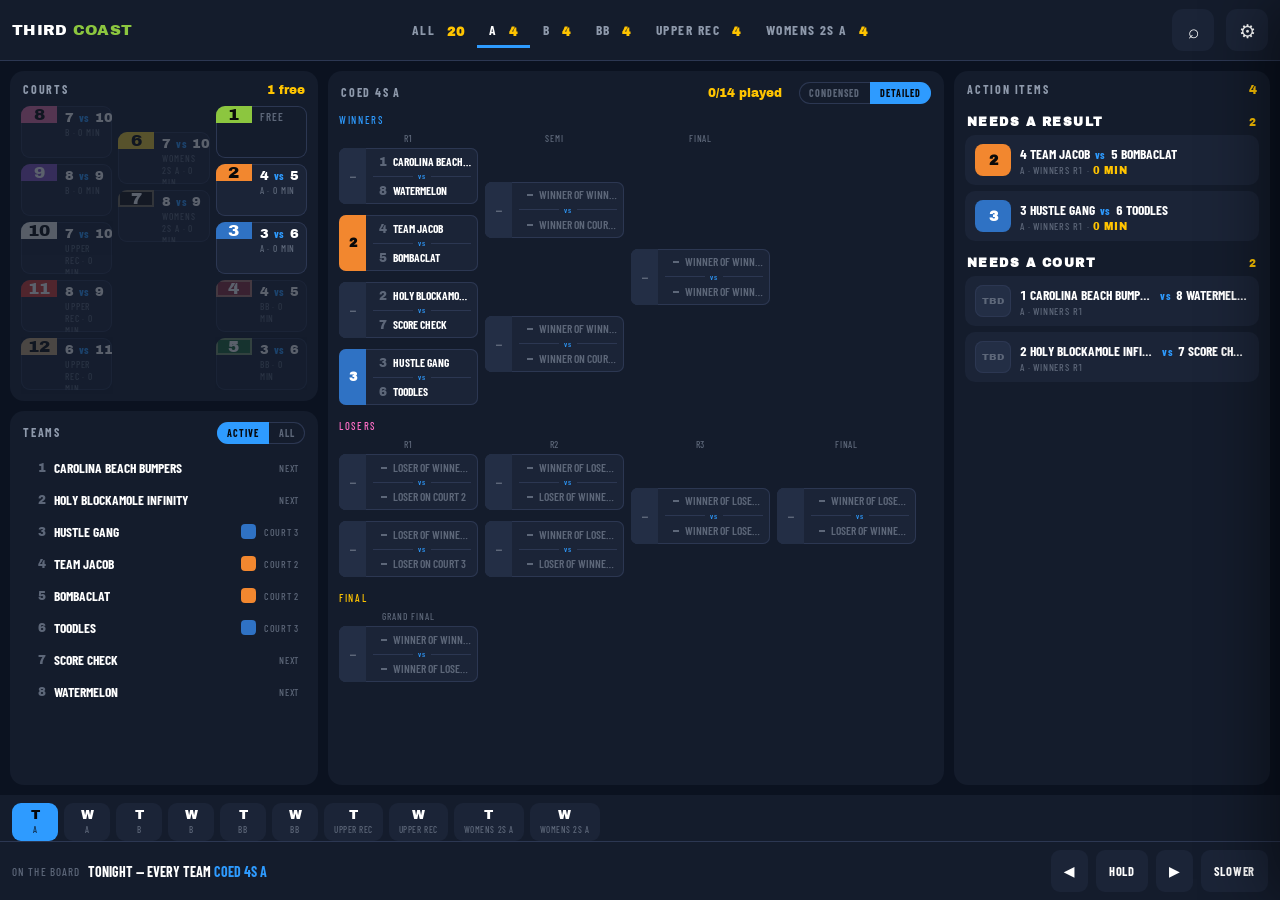
<file: index.html>
<!doctype html>
<html lang="en">
<head>
<meta charset="utf-8">
<title>Third Coast — playoff night</title>
<meta name="viewport" content="width=device-width, initial-scale=1">
<!--
  THE HOSTED DEMO. One page, one thing on it, chosen by the URL it was
  opened at:

    .../controller/   the iPad controller  (control2.html)
    .../screens/      the TV board         (board.html)

  There is no chrome and no toggle. Two links handed over with a sentence
  each explain themselves; a segmented control on top of an app that is
  itself full of controls does not.

  There is no server either. cmd/wasmdemo is the real Go server compiled
  to WebAssembly; this page owns that instance, seeds it into "the start
  of playoff night" from data/demo-seed.json, and answers the /api/ calls
  the framed page makes (prototype/api-shim.js forwards them here). A
  result reported in the controller runs the same domain.Replay that runs
  at the venue.

  ONE TOURNAMENT ACROSS BOTH TABS. Splitting one page into two URLs
  would otherwise have given each its own engine and its own event log,
  so a winner reported in the controller moved nothing on the board.
  They are linked over BroadcastChannel instead: the controller owns the
  engine, the screens tab asks it for every /api/ call, and the board
  picks up a result on its next poll. Open them in either order -- a
  screens tab that starts alone runs its own night and hands over the
  moment a controller appears.

  Reloading the controller is how you start over -- the log is in memory,
  so a refresh deals a fresh night. That is also why nobody can spoil the
  demo for anybody else: the channel is scoped to one browser.

  WHAT THIS IS NOT: a venue deployment. No durability, no authentication.
  A real tournament runs the native binary on the box's own LAN. See
  cmd/wasmdemo/main_js.go.

  Serve it over HTTP (wasm will not instantiate from file://):
    prototype/tools/build-demo.sh --serve
-->
<style>
:root{
  --ground:#0B1220; --panel:#141C2C; --line:#2C3752;
  --ink:#FFFFFF; --dim:#8E99AB; --faint:#5D6779; --live-txt:#FF6EC7;
}
*{margin:0;padding:0;box-sizing:border-box}
html,body{width:100%;height:100%;overflow:hidden;background:var(--ground)}
body{
  font-family:"Barlow Condensed","Arial Narrow",sans-serif;color:var(--ink);
  /* 100% is the fallback on the line above. It has to be dvh here for
     the same reason control2.html already uses dvh for its own body:
     on iOS Safari the 100% viewport includes the strip behind the URL
     bar, so a frame sized to it hangs below what is actually visible
     and its last rows cannot be reached. This wrapper sizes the frame,
     so the wrapper getting this wrong was enough to clip an app that
     had already got it right. */
  height:100dvh;
}

#pane{
  position:fixed;left:0;top:0;width:100%;
  height:100%; height:100dvh;
  display:flex;align-items:center;justify-content:center;
}
#pane iframe{border:0;display:block;width:100%;height:100%}

/* The board screens are built for a 16:9 TV and letterbox themselves into
   anything else. Centring a 16:9 frame makes the leftover space read as
   deliberate matting around a television, which is what it is. The
   controller takes the whole window -- it is responsive on its own, and
   every pixel of width above 1024 goes into its bracket column. */
body[data-mode="board"] #pane iframe{
  width:100%;height:auto;max-width:100%;max-height:100%;aspect-ratio:16/9;
}

#boot{
  position:fixed;inset:0;z-index:20;display:flex;align-items:center;justify-content:center;
  flex-direction:column;gap:14px;background:var(--ground);text-align:center;padding:24px;
}
#boot.done{display:none}
#boot .big{
  font-family:"Archivo Black",sans-serif;font-size:clamp(20px,3.4vw,34px);
  text-transform:uppercase;letter-spacing:.04em;
}
#boot .sub{font-size:clamp(14px,1.6vw,18px);color:var(--dim);letter-spacing:.04em;max-width:52ch}
#boot .sub code{font-family:ui-monospace,monospace;font-size:.92em;color:var(--faint)}
#boot .err{color:var(--live-txt)}
.dots::after{display:inline-block;width:1.2em;text-align:left;animation:dots 1.2s steps(4,end) infinite;content:""}
@keyframes dots{0%{content:""}25%{content:"."}50%{content:".."}75%{content:"..."}}
</style>
</head>
<body>

<div id="pane"></div>

<div id="boot">
  <div class="big">Starting tonight's tournament<span class="dots"></span></div>
  <div class="sub" id="bootmsg">Loading the server into your browser &mdash; about 3&nbsp;MB, once.</div>
</div>

<script src="wasm_exec.js"></script>
<script>
/* ── which of the two this page is ─────────────────────────────────
   The path decides, so the links are clean enough to text to someone.
   The build publishes this same file at /controller/ and /screens/ with
   a <base href="../"> so every relative asset still resolves to the
   site root -- <base> changes URL resolution, never location, so the
   pathname read here is the real one. ?panes= is still honoured for
   any link that already exists. */
const MODE = (function () {
  const p = location.pathname.replace(/\/+$/, "");
  if (/\/screens$/i.test(p)) return "board";
  if (/\/controller$/i.test(p)) return "control";
  const q = new URLSearchParams(location.search).get("panes");
  return q === "board" ? "board" : "control";
})();

const PAGE = {
  control: {src: "control2.html", title: "Third Coast — controller"},
  board:   {src: "board.html",    title: "Third Coast — screens"},
}[MODE];

document.body.dataset.mode = MODE;
document.title = PAGE.title;

/* ── one tournament across two tabs ────────────────────────────────
   The controller and the screens are separate URLs, so each would
   otherwise boot its own WebAssembly server and its own event log --
   two independent nights in one browser, where reporting a winner in
   one tab did nothing visible in the other. That is the opposite of
   what this system is for, so the tabs are linked.

   BroadcastChannel is same-origin and needs no server, which is the
   whole point on a static host.

   THE CONTROLLER IS ALWAYS THE HOST. It owns the wasm instance, and the
   screens tab asks it for every /api/ call instead of running a second
   engine. That direction is deliberate rather than first-come: the
   controller is where mutations originate, so it is the tab whose
   closing SHOULD end the night, and the one a viewer is least likely to
   close by accident.

   The screens tab still works alone. If no controller answers, it boots
   its own server and seeds itself exactly as before -- so the screens
   link handed over on its own is not a broken page. It keeps listening,
   and if a controller appears later it hands over: drops its own engine
   and reloads its frame against the host's state. Opening the two links
   in either order therefore converges on the same place. */
var CH = null;
try { CH = new BroadcastChannel("thirdcoast-demo-v1"); } catch (e) { /* no channel: each tab stands alone */ }
var ME = Math.random().toString(36).slice(2);
var ROLE = null;            // "host" once our wasm is serving, "client" once proxying
var reqSeq = 0;
var waiting = new Map();    // id -> {resolve, timer}

function chSend(msg) { if (CH) { msg.from = ME; CH.postMessage(msg); } }

/* A host answers for as long as it is the page that booted the engine. */
function becomeHost() {
  ROLE = "host";
  chSend({t: "host-hello"});
}

if (CH) CH.onmessage = function (ev) {
  var d = ev.data || {};
  if (d.from === ME) return;

  if (d.t === "who-is-host" && ROLE === "host") { chSend({t: "host-hello"}); return; }

  /* A controller announcing itself while we are running our own engine:
     hand over rather than keep a second, diverging night alive. */
  if (d.t === "host-hello" && MODE === "board" && ROLE === "host") { handOverToHost(); return; }
  if (d.t === "host-hello") { sawHost = true; return; }

  if (d.t === "req" && ROLE === "host") {
    var out;
    try { out = window.tcAPI(d.method, d.path, d.body || ""); }
    catch (e) { out = {status: 500, body: JSON.stringify({error: String(e)})}; }
    chSend({t: "res", id: d.id, to: d.from, status: out.status, body: out.body});
    return;
  }

  if (d.t === "res" && d.to === ME) {
    var w = waiting.get(d.id);
    if (!w) return;
    waiting.delete(d.id);
    clearTimeout(w.timer);
    w.resolve({status: d.status, body: d.body});
    return;
  }

  /* The host is going away. Whoever is left starts a night of its own
     rather than sitting there answering nothing. */
  if (d.t === "host-bye" && ROLE === "client") { location.reload(); }
};

var sawHost = false;
function findHost(ms) {
  if (!CH) return Promise.resolve(false);
  sawHost = false;
  chSend({t: "who-is-host"});
  return new Promise(function (r) { setTimeout(function () { r(sawHost); }, ms); });
}

addEventListener("pagehide", function () { if (ROLE === "host") chSend({t: "host-bye"}); });

/* ── serving one /api/ call, whoever owns the engine ───────────────
   Always a promise: api-shim.js has always awaited its reply, so the
   framed pages cannot tell the difference between an answer from this
   tab's own wasm and one fetched from the controller's. */
function serve(method, path, body) {
  if (ROLE === "host") {
    try { return Promise.resolve(window.tcAPI(method, path, body || "")); }
    catch (e) { return Promise.resolve({status: 500, body: JSON.stringify({error: String(e)})}); }
  }
  if (!CH) return Promise.resolve({status: 503, body: '{"error":"no engine"}'});
  var id = ++reqSeq;
  return new Promise(function (resolve) {
    /* If the controller tab has gone without a host-bye -- closed by the
       OS, crashed, put to sleep -- a request simply never comes back.
       Answering 503 lets the framed page's own retry keep the board on
       screen rather than hanging forever on a dead promise. */
    var timer = setTimeout(function () {
      waiting.delete(id);
      resolve({status: 503, body: '{"error":"the controller tab is not answering"}'});
    }, 4000);
    waiting.set(id, {resolve: resolve, timer: timer});
    chSend({t: "req", id: id, method: method, path: path, body: body || ""});
  });
}

/* ── the bridge api-shim.js talks to ───────────────────────────────
   Installed BEFORE the iframe exists, so the framed page can never poll
   /api/ before there is something to answer. The shim in each frame
   looks for exactly this property on window.top and stays completely
   inert if it is missing -- which is what keeps control2.html unchanged
   when it is served from the real box at a real tournament. */
window.tcAPIBridge = true;

window.addEventListener("message", function (ev) {
  if (ev.origin !== window.location.origin) return;
  var d = ev.data;
  if (!d || d.tcRequest !== true) return;
  var src = ev.source;
  serve(d.method, d.path, d.body).then(function (out) {
    src.postMessage(
      {tcReply: true, id: d.id, status: out.status, body: out.body},
      window.location.origin
    );
  });
});

/* Seeding runs only in the tab that owns the engine, so it can stay
   synchronous against its own wasm. */
function api(method, path, body) {
  var r = window.tcAPI(method, path, body || "");
  if (r.status >= 400) throw new Error(method + " " + path + " -> " + r.status + " " + r.body.slice(0, 200));
  return r.body ? JSON.parse(r.body) : null;
}

var bootEl = document.getElementById("boot");
var bootMsg = document.getElementById("bootmsg");
function bootFail(what, detail) {
  bootEl.classList.remove("done");
  var big = bootEl.querySelector(".big");
  big.textContent = "Could not start the demo";
  big.classList.add("err");
  bootMsg.innerHTML = what + (detail ? "<br><br><code>" + String(detail).replace(/[<&]/g, "") + "</code>" : "");
}

async function seed() {
  var seedDef = await (await fetch("data/demo-seed.json", {cache: "no-store"})).json();
  var config  = await (await fetch(seedDef.config,        {cache: "no-store"})).text();
  api("POST", "/api/config", config);
  /* Courts are assigned one at a time through the real endpoint rather
     than written into the log directly -- the demo's starting state is
     therefore reachable by exactly the actions a coordinator would take,
     and any rule that would reject one of them rejects it here too. */
  for (var i = 0; i < seedDef.assign.length; i++) {
    api("POST", "/api/assign", JSON.stringify(seedDef.assign[i]));
  }
}

function mountFrame() {
  var f = document.createElement("iframe");
  f.title = MODE === "board" ? "screens" : "controller";
  f.src = PAGE.src;
  document.getElementById("pane").replaceChildren(f);
}

async function startWasm() {
  var go = new Go();
  var res = await WebAssembly.instantiateStreaming(fetch("demo.wasm"), go.importObject);
  go.run(res.instance);                       // blocks in Go; deliberately not awaited
  /* main() sets tcReady once tcAPI is installed. */
  for (var i = 0; i < 200 && !window.tcReady; i++) {
    await new Promise(function (r) { setTimeout(r, 25); });
  }
  if (window.tcBootError) throw new Error(window.tcBootError);
  if (!window.tcReady) throw new Error("the wasm server never signalled ready");
}

/* Handing over: this screens tab was running its own night, and a
   controller has just come up. Drop ours and re-mount the frame so the
   board reads the controller's state instead. The wasm instance we
   started is left where it is -- there is no way to unload one, and it
   simply stops being asked anything. */
function handOverToHost() {
  ROLE = "client";
  bootEl.classList.remove("done");
  bootMsg.textContent = "Connecting to the controller…";
  setTimeout(function () {
    mountFrame();
    bootEl.classList.add("done");
  }, 300);
}

(async function boot() {
  try {
    /* The screens tab prefers a controller's engine to its own. Half a
       second is long enough for a tab that is already up to answer, and
       short enough not to read as a slow page when nothing does. */
    if (MODE === "board" && await findHost(500)) {
      ROLE = "client";
      bootMsg.textContent = "Connecting to the controller…";
      mountFrame();
      bootEl.classList.add("done");
      return;
    }

    await startWasm();
    bootMsg.textContent = "Dealing tonight's brackets…";
    await seed();
    becomeHost();
    mountFrame();
    bootEl.classList.add("done");
  } catch (e) {
    if (String(e).indexOf("WebAssembly") >= 0) {
      bootFail("This browser could not start the WebAssembly server. A current Chrome, Safari, Firefox or Edge will.", e);
    } else {
      bootFail("Something went wrong bringing the tournament up.", e);
    }
  }
})();
</script>
</body>
</html>
</file>
